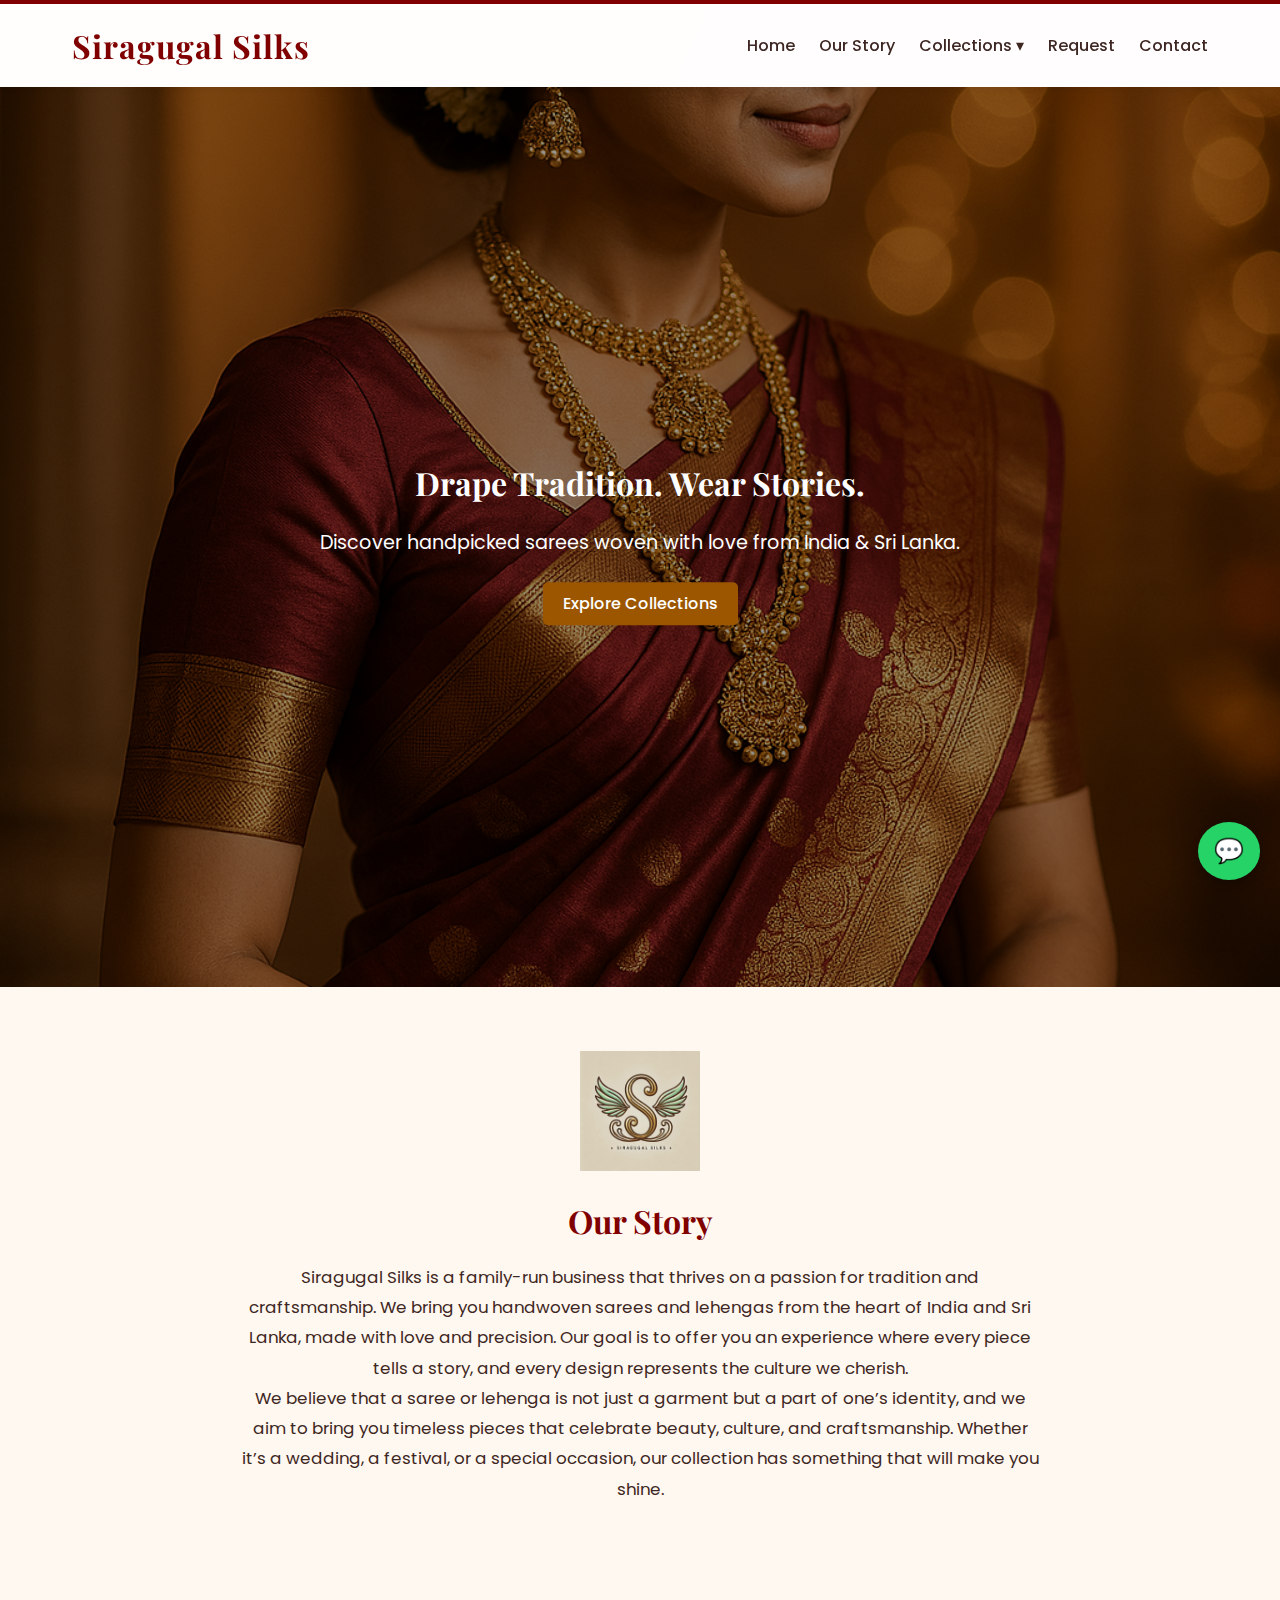
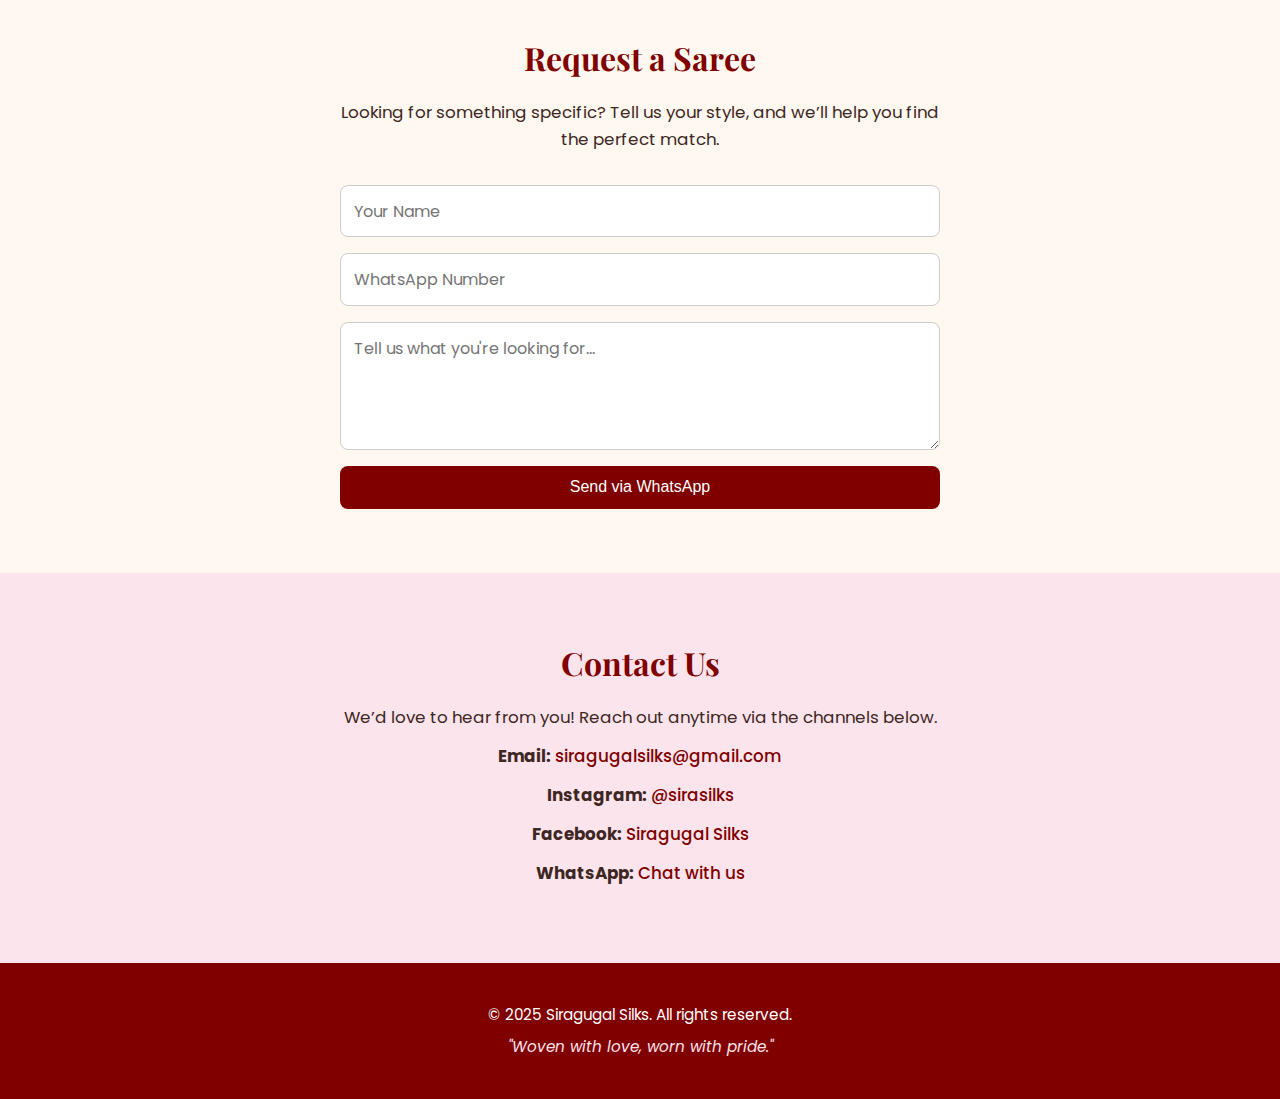
<file: index.html>
<!DOCTYPE html>
<html lang="en">
<head>
  <meta charset="UTF-8" />
  <meta name="viewport" content="width=device-width, initial-scale=1.0" />
  <title>Siragugal Silks</title>

  <!-- Google Fonts -->
  <link href="https://fonts.googleapis.com/css2?family=Playfair+Display:wght@500;700&family=Poppins:wght@300;400;500&display=swap" rel="stylesheet">

  <!-- CSS Link -->
  <link rel="stylesheet" href="style.css">

  <!-- Favicon (optional) -->
  <link rel="icon" href="favicon.ico" type="image/x-icon">
</head>
<body>



<!-- ===== Header / Navbar ===== -->
<header>
    <div class="nav-container">
      <h1 class="logo">Siragugal Silks</h1>
      <nav>
        <ul class="nav-links">
          <li><a href="#home">Home</a></li>
          <li><a href="#story">Our Story</a></li>
  
          <!-- Dropdown Starts Here -->
          <li class="dropdown">
            <a href="#">Collections ▾</a>
            <ul class="dropdown-menu">
              <li><a href="sarees.html" target="_blank">Sarees</a></li>
              <li><a href="lehengas.html" target="_blank">Lehengas</a></li>
              <li><a href="jewels.html" target="_blank">Jewels</a></li>
            </ul>
          </li>
          <!-- Dropdown Ends -->
  
          <li><a href="#request">Request</a></li>
          <li><a href="#contact">Contact</a></li>
        </ul>
      </nav>
    </div>
  </header>
  


<!-- ===== Hero Section for Homepage ===== -->
<section id="home" class="hero" style="background-image: url('heroimage.png');">
    <div class="hero-content">
      <h2>Drape Tradition. Wear Stories.</h2>
      <p>Discover handpicked sarees woven with love from India & Sri Lanka.</p>
      <a href="collections.html" class="btn">Explore Collections</a>
    </div>
  </section>
  



  <!-- ===== Our Story Section ===== -->
<!-- ===== Our Story Section ===== -->
<section id="story" class="our-story">
    <div class="story-container">
      <!-- Logo Placeholder -->
      <img src="logo.jpg" alt="Siragugal Silks Logo" class="story-logo">
      
      <h2>Our Story</h2>
      <p>
        Siragugal Silks is a family-run business that thrives on a passion for tradition and craftsmanship. 
        We bring you handwoven sarees and lehengas from the heart of India and Sri Lanka, made with love and precision. 
        Our goal is to offer you an experience where every piece tells a story, and every design represents the culture we cherish.
      </p>
      <p>
        We believe that a saree or lehenga is not just a garment but a part of one’s identity, and we aim to bring you timeless pieces 
        that celebrate beauty, culture, and craftsmanship. Whether it’s a wedding, a festival, or a special occasion, our collection 
        has something that will make you shine.
      </p>
    </div>
  </section>
  

<!-- ===== Request Form Section ===== -->
<section id="request" class="request-section">
    <div class="request-container">
      <h2>Request a Saree</h2>
      <p>Looking for something specific? Tell us your style, and we’ll help you find the perfect match.</p>
  
      <form id="requestForm" onsubmit="return redirectToWhatsApp()">
        <input type="text" id="name" placeholder="Your Name" required>
        <input type="text" id="whatsapp" placeholder="WhatsApp Number" required>
        <textarea id="message" rows="4" placeholder="Tell us what you're looking for..." required></textarea>
        <button type="submit">Send via WhatsApp</button>
      </form>
    </div>
  </section>
  

  <script>
    function redirectToWhatsApp() {
      const name = document.getElementById('name').value;
      const whatsapp = document.getElementById('whatsapp').value;
      const message = document.getElementById('message').value;
  
      const fullMessage = `Name: ${name}%0AWhatsApp: ${whatsapp}%0AMessage: ${message}`;
      const phoneNumber = "+4915217507824"; // Replace with your WhatsApp number
      const url = `https://wa.me/${phoneNumber}?text=${fullMessage}`;
  
      window.open(url, '_blank');
      return false; // Prevent actual form submission
    }
  </script>
  
<!-- ===== Contact Section ===== -->
<section id="contact" class="contact-section">
    <div class="contact-container">
      <h2>Contact Us</h2>
      <p>We’d love to hear from you! Reach out anytime via the channels below.</p>
  
      <div class="contact-details">
        <p><strong>Email:</strong> <a href="mailto:siragugalsilks@gmail.com">siragugalsilks@gmail.com</a></p>
        <p><strong>Instagram:</strong> <a href="https://instagram.com/sirasilks" target="_blank">@sirasilks</a></p>
        <p><strong>Facebook:</strong> <a href="https://facebook.com/siragugalsilks" target="_blank">Siragugal Silks</a></p>
        <p><strong>WhatsApp:</strong> <a href="https://wa.me/+4915217507824" target="_blank">Chat with us</a></p>
      </div>
    </div>
  </section>
  

  <a href="https://wa.me/+4915217507824" class="whatsapp-float" target="_blank" title="Chat with us">
    💬
  </a>
   

<!-- ===== Footer Section ===== -->
<footer class="footer">
    <div class="footer-container">
      <p>&copy; 2025 Siragugal Silks. All rights reserved.</p>
      <p class="footer-quote">"Woven with love, worn with pride."</p>
    </div>
  </footer>
  


  

  


</body>
</html>
</file>
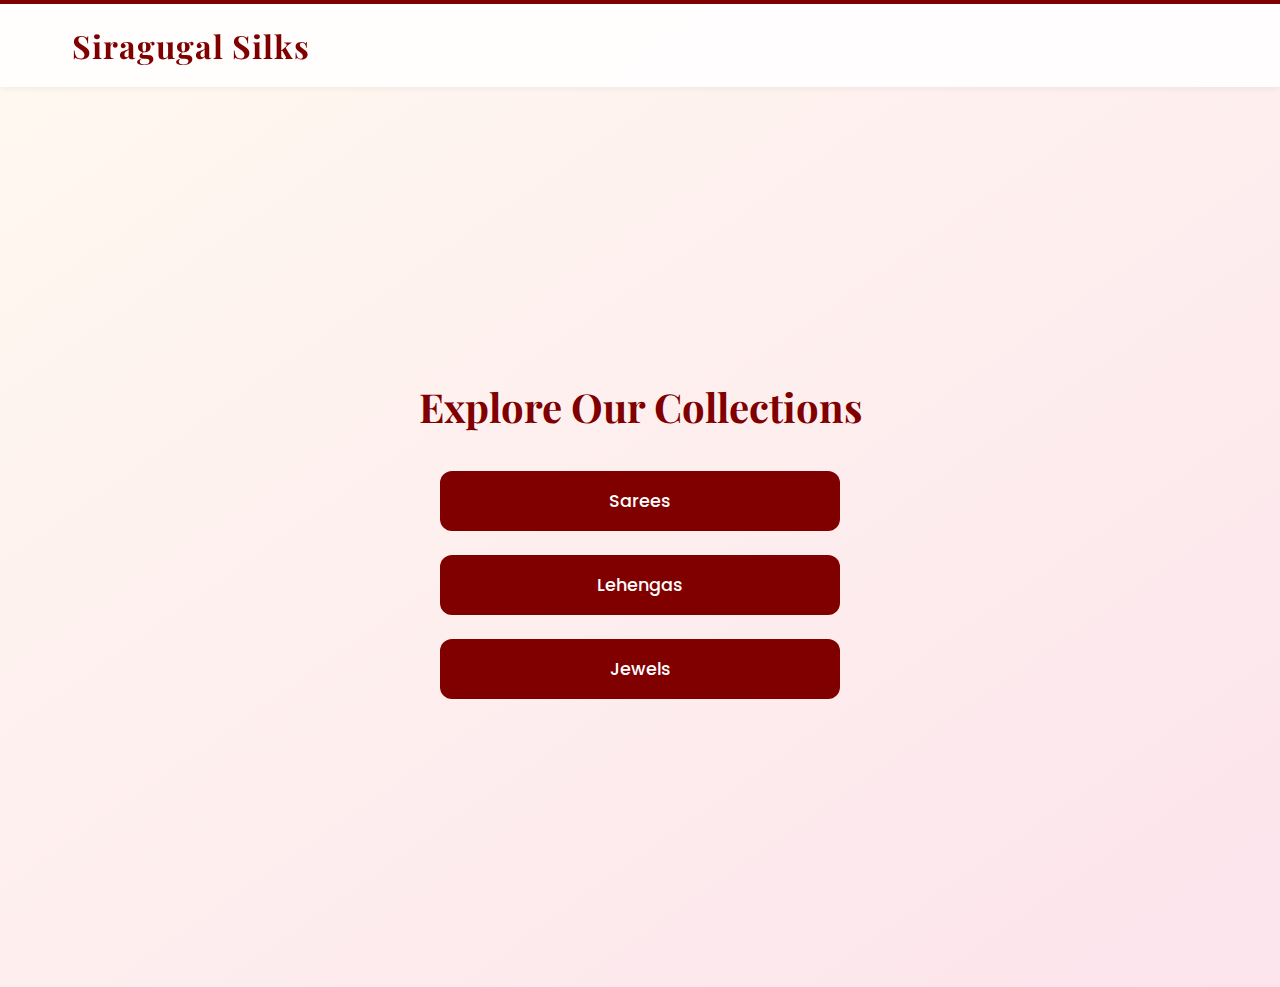
<file: collections.html>
<!DOCTYPE html>
<html lang="en">
<head>
  <meta charset="UTF-8" />
  <meta name="viewport" content="width=device-width, initial-scale=1.0" />
  <title>Explore Collections – Siragugal Silks</title>

  <link href="https://fonts.googleapis.com/css2?family=Playfair+Display:wght@500;700&family=Poppins:wght@300;400;500&display=swap" rel="stylesheet">
  <link rel="stylesheet" href="style.css">
  <style>
    .collections-landing {
      min-height: 100vh;
      background: linear-gradient(to bottom right, #fff8f0, #fce4ec);
      display: flex;
      flex-direction: column;
      align-items: center;
      justify-content: center;
      text-align: center;
      padding: 3rem 1rem;
    }

    .collections-landing h2 {
      font-family: 'Playfair Display', serif;
      color: #800000;
      font-size: 2.5rem;
      margin-bottom: 2rem;
    }

    .collection-links {
      display: flex;
      flex-direction: column;
      gap: 1.5rem;
      max-width: 400px;
      width: 100%;
    }

    .collection-links a {
      background-color: #800000;
      color: #fff;
      padding: 1rem;
      border-radius: 12px;
      text-decoration: none;
      font-size: 1.1rem;
      font-weight: 500;
      transition: background-color 0.3s;
    }

    .collection-links a:hover {
      background-color: #D4AF37;
      color: #3E2723;
    }
  </style>
</head>
<body>

  <header>
    <div class="nav-container">
      <h1 class="logo">Siragugal Silks</h1>
    </div>
  </header>

  <section class="collections-landing">
    <h2>Explore Our Collections</h2>
    <div class="collection-links">
      <a href="sarees.html" target="_blank">Sarees</a>
      <a href="lehengas.html" target="_blank">Lehengas</a>
      <a href="jewels.html" target="_blank">Jewels</a>
    </div>
  </section>

</body>
</html>
</file>
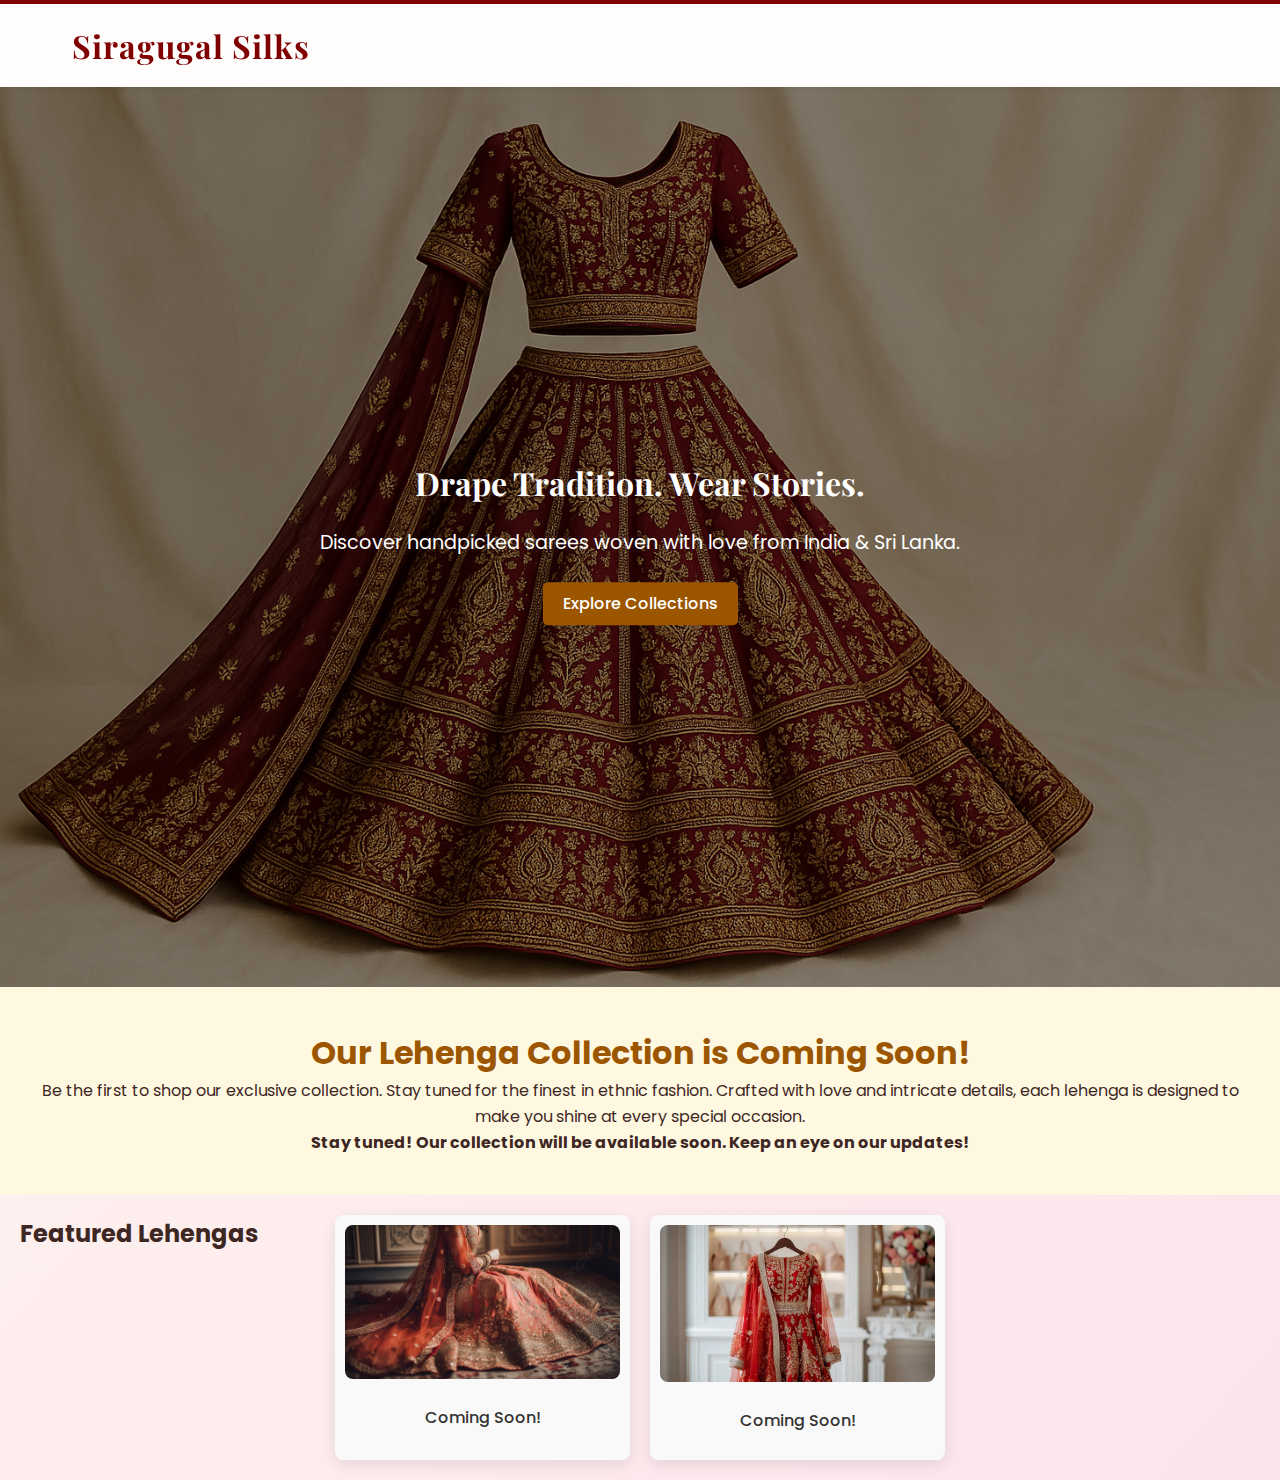
<file: lehengas.html>
<!DOCTYPE html>
<html lang="en">
<head>
  <meta charset="UTF-8" />
  <meta name="viewport" content="width=device-width, initial-scale=1.0" />
  <title>Lehenga Collection – Siragugal Silks</title>

  <link href="https://fonts.googleapis.com/css2?family=Playfair+Display:wght@500;700&family=Poppins:wght@300;400;500&display=swap" rel="stylesheet">
  <link rel="stylesheet" href="style.css">
</head>
<body>

  <header>
    <div class="nav-container">
      <h1 class="logo">Siragugal Silks</h1>
    </div>
  </header>

  <!-- Hero Section with Banner Image and CTA -->
<!-- ===== Hero Section for Lehenga Page ===== -->
<section id="home" class="hero" style="background-image: url('lehengas/lehenga3.png');">
    <div class="hero-content">
      <h2>Drape Tradition. Wear Stories.</h2>
      <p>Discover handpicked sarees woven with love from India & Sri Lanka.</p>
      <a href="collections.html" class="btn">Explore Collections</a>
    </div>
  </section>
  


<!-- ===== Coming Soon Section for Lehenga Page ===== -->
<section id="coming-soon" class="coming-soon">
    <h2>Our Lehenga Collection is Coming Soon!</h2>
    <p>Be the first to shop our exclusive collection. Stay tuned for the finest in ethnic fashion. Crafted with love and intricate details, each lehenga is designed to make you shine at every special occasion.</p>
    <p><strong>Stay tuned! Our collection will be available soon. Keep an eye on our updates!</strong></p>
  </section>
  

  <!-- Gallery Section for Placeholder Items -->
  <section id="gallery" class="gallery">
    <h2>Featured Lehengas</h2>
    <div class="gallery-item">
      <img src="lehengas/lehenga1.jpg" alt="Lehenga Placeholder">
      <p class="caption">Coming Soon!</p>
    </div>
    <div class="gallery-item">
      <img src="lehengas/lehenga2.webp" alt="Lehenga Placeholder">
      <p class="caption">Coming Soon!</p>
    </div>
    <!-- Add more placeholder items if necessary -->
  </section>

</body>
</html>
</file>
<file: style.css>
/* ===== Global Styles ===== */
* {
    margin: 0;
    padding: 0;
    box-sizing: border-box;
  }
  html {
    scroll-behavior: smooth;
  }
  
  body {
    font-family: 'Poppins', sans-serif;
    background: linear-gradient(to bottom right, #fff8f0, #fce4ec);
    color: #3E2723;
    line-height: 1.6;
    scroll-behavior: smooth;
  }
  
  /* ===== Header / Navbar ===== */
  header {
    background-color: rgba(255, 255, 255, 0.7);
    position: sticky;
    top: 0;
    width: 100%;
    z-index: 999;
    box-shadow: 0 2px 5px rgba(0, 0, 0, 0.05);
  }
  
  .nav-container {
    max-width: 1200px;
    margin: auto;
    padding: 1rem 2rem;
    display: flex;
    justify-content: space-between;
    align-items: center;
  }
  
  .logo {
    font-family: 'Playfair Display', serif;
    font-size: 1.8rem;
    font-weight: 700;
    color: #800000;
  }
  
  .nav-links {
    list-style: none;
    display: flex;
    gap: 1.5rem;
  }
  
  .nav-links a {
    text-decoration: none;
    color: #3E2723;
    font-weight: 500;
    transition: color 0.3s;
  }
  
  .nav-links a:hover {
    color: #D4AF37;
  }
/* ===== Hero Section ===== */
.hero {
    background: url('your-hero-image.png') no-repeat center center/cover;
    height: 100vh;
    display: flex;
    align-items: center;
    justify-content: center;
    text-align: center;
    position: relative;
    padding: 0 1rem;
    color: #fff;
  }
  
  .hero::before {
    content: "";
    position: absolute;
    top: 0; left: 0; right: 0; bottom: 0;
    background-color: rgba(0, 0, 0, 0.4); /* dark overlay for contrast */
    z-index: 1;
  }
  
  .hero-content {
    position: relative;
    z-index: 2;
    max-width: 700px;
  }
  
  .hero h2 {
    font-size: 2.5rem;
    font-family: 'Playfair Display', serif;
    margin-bottom: 1rem;
  }
  
  .hero p {
    font-size: 1.1rem;
    margin-bottom: 2rem;
  }
  
  .btn {
    background-color: #800000;
    color: #fff;
    padding: 0.8rem 1.5rem;
    border: none;
    border-radius: 30px;
    text-decoration: none;
    font-weight: 500;
    transition: background-color 0.3s;
  }
  
  .btn:hover {
    background-color: #D4AF37;
    color: #3E2723;
  }
/* ===== Our Story Section ===== */
.our-story {
    background-color: #fff8f0;
    padding: 4rem 2rem;
    text-align: center;
  }
  
  .story-container {
    max-width: 800px;
    margin: auto;
    color: #3E2723;
  }
  
  .story-logo {
    width: 120px;
    margin-bottom: 1rem;
  }
  
  .our-story h2 {
    font-family: 'Playfair Display', serif;
    font-size: 2rem;
    color: #800000;
    margin-bottom: 1rem;
  }
  
  .our-story p {
    font-size: 1.05rem;
    line-height: 1.8;
    font-weight: 400;
  }

  
  /* ===== Collections Section ===== */
.collections {
    padding: 4rem 2rem;
    background-color: #fce4ec;
    text-align: center;
  }
  
  .collections-container {
    max-width: 1200px;
    margin: auto;
  }
  
  .collections h2 {
    font-family: 'Playfair Display', serif;
    font-size: 2rem;
    color: #800000;
    margin-bottom: 2rem;
  }
  
  .gallery {
    display: grid;
    grid-template-columns: repeat(auto-fit, minmax(240px, 1fr));
    gap: 2rem;
    padding: 0 1rem;
  }
  
  .gallery-item {
    overflow: hidden;
    border-radius: 12px;
    box-shadow: 0 4px 15px rgba(0,0,0,0.1);
    background-color: #fff;
  }
  
  .gallery-item img {
    width: 100%;
    height: auto;
    display: block;
    transition: transform 0.4s ease;
  }
  
  .gallery-item:hover img {
    transform: scale(1.05);
  }
  
  .caption {
    padding: 1rem;
    font-weight: 500;
    color: #3E2723;
  }
  

  /* ===== Dropdown Menu Styles ===== */
.dropdown {
    position: relative;
  }
  
  .dropdown-menu {
    position: absolute;
    top: 100%;
    left: 0;
    display: none;
    background-color: #fff8f0;
    padding: 0.5rem 1rem;
    border-radius: 6px;
    box-shadow: 0 4px 8px rgba(0,0,0,0.1);
    z-index: 999;
  }
  
  .dropdown:hover .dropdown-menu {
    display: block;
  }
  
  .dropdown-menu li {
    list-style: none;
    margin: 0.5rem 0;
  }
  
  .dropdown-menu li a {
    text-decoration: none;
    color: #3E2723;
    font-weight: 500;
  }
  
  .dropdown-menu li a:hover {
    color: #D4AF37;
  }

  
  /* ===== Request Section ===== */
.request-section {
    padding: 4rem 2rem;
    background-color: #fff8f0;
    text-align: center;
  }
  
  .request-container {
    max-width: 600px;
    margin: auto;
  }
  
  .request-section h2 {
    font-family: 'Playfair Display', serif;
    font-size: 2rem;
    color: #800000;
    margin-bottom: 1rem;
  }
  
  .request-section p {
    margin-bottom: 2rem;
    font-size: 1.05rem;
    color: #3E2723;
  }
  
  .request-section form {
    display: flex;
    flex-direction: column;
    gap: 1rem;
  }
  
  .request-section input,
  .request-section textarea {
    padding: 0.8rem;
    border: 1px solid #ccc;
    border-radius: 8px;
    font-family: 'Poppins', sans-serif;
    font-size: 1rem;
  }
  
  .request-section button {
    background-color: #800000;
    color: #fff;
    padding: 0.8rem;
    border: none;
    border-radius: 8px;
    font-size: 1rem;
    font-weight: 500;
    cursor: pointer;
    transition: background-color 0.3s;
  }
  
  .request-section button:hover {
    background-color: #D4AF37;
    color: #3E2723;
  }

  
  /* ===== Contact Section ===== */
.contact-section {
    padding: 4rem 2rem;
    background-color: #fce4ec;
    text-align: center;
  }
  
  .contact-container {
    max-width: 600px;
    margin: auto;
  }
  
  .contact-section h2 {
    font-family: 'Playfair Display', serif;
    font-size: 2rem;
    color: #800000;
    margin-bottom: 1rem;
  }
  
  .contact-section p {
    font-size: 1.05rem;
    margin-bottom: 0.75rem;
    color: #3E2723;
  }
  
  .contact-details a {
    color: #800000;
    text-decoration: none;
    font-weight: 500;
  }
  
  .contact-details a:hover {
    color: #D4AF37;
  }
  

  /* ===== Floating WhatsApp Button ===== */
.whatsapp-float {
    position: fixed;
    bottom: 20px;
    right: 20px;
    background-color: #25D366;
    color: white;
    font-size: 1.5rem;
    padding: 0.6rem 1rem;
    border-radius: 50%;
    text-align: center;
    text-decoration: none;
    z-index: 999;
    box-shadow: 0 4px 8px rgba(0,0,0,0.2);
    transition: background-color 0.3s;
  }
  
  .whatsapp-float:hover {
    background-color: #128C7E;
  }
  

  /* ===== Footer ===== */
.footer {
    background-color: #800000;
    color: #fff;
    text-align: center;
    padding: 2rem 1rem;
    font-size: 0.95rem;
  }
  
  .footer-container p {
    margin: 0.5rem 0;
  }
  
  .footer-quote {
    font-style: italic;
    color: #fce4ec;
  }
  

  /* ===== Enhanced Header / Navbar ===== */
header {
    background-color: rgba(255, 255, 255, 0.85);
    backdrop-filter: blur(8px);
    border-top: 4px solid #800000;
    box-shadow: 0 2px 6px rgba(0,0,0,0.05);
    position: sticky;
    top: 0;
    width: 100%;
    z-index: 999;
  }
  
  .nav-container {
    max-width: 1200px;
    margin: auto;
    padding: 1rem 2rem;
    display: flex;
    justify-content: space-between;
    align-items: center;
  }
  
  .logo {
    font-family: 'Playfair Display', serif;
    font-size: 2rem;
    font-weight: 700;
    color: #800000;
    letter-spacing: 1px;
  }
  
  .nav-links {
    list-style: none;
    display: flex;
    gap: 1.5rem;
  }
  
  .nav-links a {
    position: relative;
    text-decoration: none;
    color: #3E2723;
    font-weight: 500;
    transition: color 0.3s;
  }
  
  .nav-links a:hover {
    color: #D4AF37;
  }
  
  /* Underline hover effect */
  .nav-links a::after {
    content: '';
    display: block;
    width: 0%;
    height: 2px;
    background: #D4AF37;
    transition: width 0.3s ease;
    position: absolute;
    bottom: -4px;
    left: 0;
  }
  
  .nav-links a:hover::after {
    width: 100%;
  }
  

  /* ===== Modal Styles ===== */
.modal {
    display: none;
    position: fixed;
    z-index: 1001;
    left: 0;
    top: 0;
    width: 100%;
    height: 100%;
    overflow: auto;
    background-color: rgba(0,0,0,0.7);
  }
  
  .modal-content {
    background-color: #fff;
    margin: 10% auto;
    padding: 2rem;
    border-radius: 10px;
    width: 90%;
    max-width: 600px;
    text-align: center;
    position: relative;
  }
  
  .modal-content img {
    width: 100%;
    max-height: 300px;
    object-fit: cover;
    border-radius: 6px;
    margin-bottom: 1rem;
  }
  
  .modal-content h3 {
    font-family: 'Playfair Display', serif;
    color: #800000;
    margin-bottom: 0.5rem;
  }
  
  .modal-content p {
    margin-bottom: 1rem;
  }
  
  .order-btn {
    background-color: #25D366;
    color: #fff;
    padding: 0.8rem 1.5rem;
    border-radius: 8px;
    text-decoration: none;
    font-weight: 500;
  }
  
  .order-btn:hover {
    background-color: #128C7E;
  }
  
  .close {
    position: absolute;
    top: 10px;
    right: 20px;
    font-size: 1.8rem;
    color: #800000;
    cursor: pointer;
  }
  

  .gallery-item {
    cursor: pointer;
  }
  

  .gallery-item:hover {
    transform: scale(1.02);
    transition: transform 0.3s ease;
  }
  

  .modal {
    display: none;
    position: fixed;
    z-index: 1001;
    left: 0;
    top: 0;
    width: 100%;
    height: 100%;
    background-color: rgba(0,0,0,0.7);
  }
  
  .modal-content {
    background-color: #fff;
    margin: 10% auto;
    padding: 2rem;
    border-radius: 10px;
    max-width: 600px;
    text-align: center;
    position: relative;
  }
  
  .modal-content img {
    width: 100%;
    max-height: 300px;
    object-fit: cover;
    margin-bottom: 1rem;
    border-radius: 8px;
  }
  
  .modal-content h3 {
    font-family: 'Playfair Display', serif;
    color: #800000;
  }
  
  .modal-content p {
    margin: 1rem 0;
  }
  
  .order-btn {
    background-color: #25D366;
    color: #fff;
    padding: 0.8rem 1.5rem;
    border-radius: 8px;
    text-decoration: none;
    font-weight: 500;
  }
  
  .order-btn:hover {
    background-color: #128C7E;
  }
  
  .close {
    position: absolute;
    top: 10px;
    right: 20px;
    font-size: 1.8rem;
    color: #800000;
    cursor: pointer;
  }
  

/* Gallery Section (Responsive Grid) */
.gallery {
    display: grid;
    grid-template-columns: repeat(auto-fill, minmax(250px, 1fr)); /* Creates responsive grid */
    gap: 20px; /* Adds space between items */
    padding: 20px;
  }
  
  .jewel-gallery {
    display: grid;
    grid-template-columns: repeat(auto-fit, minmax(250px, 1fr));
    gap: 20px;
    padding: 20px;
  }
  
  .jewel-card {
    border: 1px solid #e6e6e6;
    border-radius: 10px;
    padding: 15px;
    text-align: center;
    background-color: #fffaf2;
    box-shadow: 0 4px 8px rgba(0,0,0,0.05);
  }
  
  .jewel-card img {
    max-width: 100%;
    border-radius: 8px;
    margin-bottom: 12px;
  }
  
  .jewel-card h3 {
    font-size: 1.1rem;
    margin: 10px 0 5px;
    color: #9c5600;
  }
  
  .jewel-card p {
    font-size: 0.95rem;
    color: #333;
    margin-bottom: 10px;
  }
  
  .whatsapp-button {
    background-color: #25d366;
    color: white;
    padding: 8px 12px;
    text-decoration: none;
    border-radius: 6px;
    font-weight: bold;
    display: inline-block;
  }
  
  .whatsapp-button:hover {
    background-color: #1ebe5d;
  }
  
  


  
/* Hero Section */
.hero {
    text-align: center;
    background-color: #f3f3f3;
    padding: 60px 0;
  }
  
  .hero img {
    width: 100%;
    max-width: 1200px;
    height: auto;
    margin-bottom: 20px;
  }
  
  .cta-button {
    background-color: #9c5600;
    color: white;
    padding: 10px 20px;
    font-size: 1.1rem;
    text-decoration: none;
    border-radius: 5px;
  }
  
  .cta-button:hover {
    background-color: #7e3f00;
  }
  
  /* Coming Soon Section */
  .coming-soon {
    background-color: #fff8e1;
    padding: 40px;
    text-align: center;
  }
  
  .coming-soon h2 {
    color: #9c5600;
    font-size: 2rem;
  }
  
  .coming-soon form {
    margin-top: 20px;
  }
  
  .coming-soon input {
    padding: 10px;
    font-size: 1rem;
    width: 250px;
    margin-right: 10px;
    border-radius: 5px;
  }
  
  .coming-soon button {
    background-color: #9c5600;
    color: white;
    padding: 10px 20px;
    border: none;
    border-radius: 5px;
  }
  
  .coming-soon button:hover {
    background-color: #7e3f00;
  }
  
  /* Gallery Section */
  .gallery {
    display: grid;
    grid-template-columns: repeat(auto-fill, minmax(250px, 1fr));
    gap: 20px;
    padding: 20px;
  }
  
  .gallery-item {
    text-align: center;
    background-color: #f9f9f9;
    border-radius: 8px;
    padding: 10px;
  }
  
  .gallery-item img {
    max-width: 100%;
    border-radius: 8px;
    margin-bottom: 10px;
  }
  
  .gallery-item .caption {
    font-size: 1rem;
    color: #333;
  }
  
  


  /* Hero Section for Lehenga Page */
.hero {
    position: relative;
    background-size: cover;
    background-position: center;
    height: 100vh;  /* Adjust the height as needed */
    text-align: center;
    color: #fff;
    padding: 60px 20px;
  }
  
  .hero-content {
    position: absolute;
    top: 50%;
    left: 50%;
    transform: translate(-50%, -50%);
    z-index: 2;
  }
  
  .hero h2 {
    font-size: 2rem;
    color: #fff;
    margin-bottom: 20px;
  }
  
  .hero p {
    font-size: 1.2rem;
    color: #fff;
  }
  
  .hero .btn {
    padding: 10px 20px;
    background-color: #9c5600;
    color: #fff;
    border-radius: 5px;
    text-decoration: none;
  }
  
  .hero .btn:hover {
    background-color: #7e3f00;
  }
  

  .hero {
    position: relative;
    background-size: cover;
    background-position: center;
    height: 100vh;  /* Full screen height */
    text-align: center;
    color: #fff;
    padding: 60px 20px;
  }
  
  .hero-content {
    position: absolute;
    top: 50%;
    left: 50%;
    transform: translate(-50%, -50%);
    z-index: 2;
  }
  
  .hero h2 {
    font-size: 2rem;
    color: #fff;
    margin-bottom: 20px;
  }
  
  .hero p {
    font-size: 1.2rem;
    color: #fff;
  }
  
  .hero .btn {
    padding: 10px 20px;
    background-color: #9c5600;
    color: #fff;
    border-radius: 5px;
    text-decoration: none;
  }
  
  .hero .btn:hover {
    background-color: #7e3f00;
  }
  

  



  .search-bar {
    width: 100%;
    max-width: 400px;
    padding: 10px 15px;
    margin: 20px auto;
    display: block;
    border: 1px solid #ccc;
    border-radius: 6px;
    font-family: 'Poppins', sans-serif;
    font-size: 1rem;
  }
</file>
